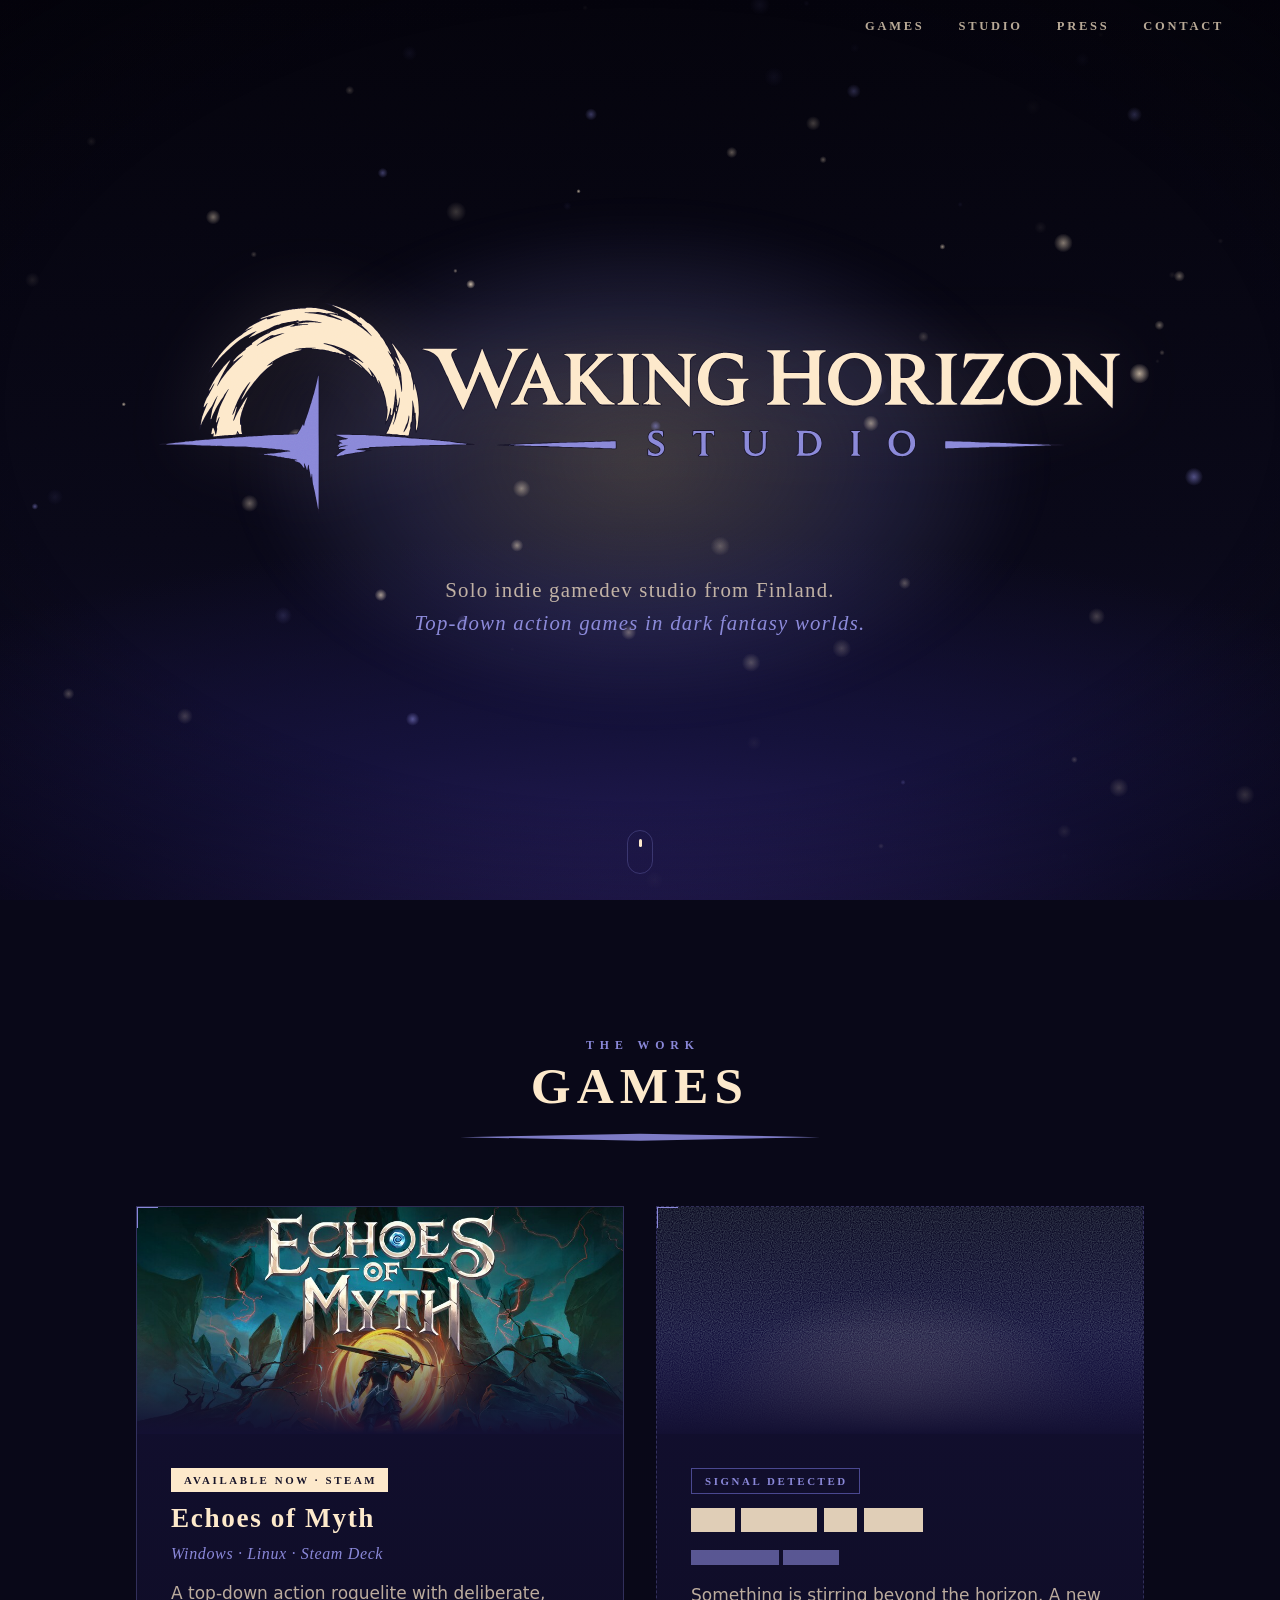
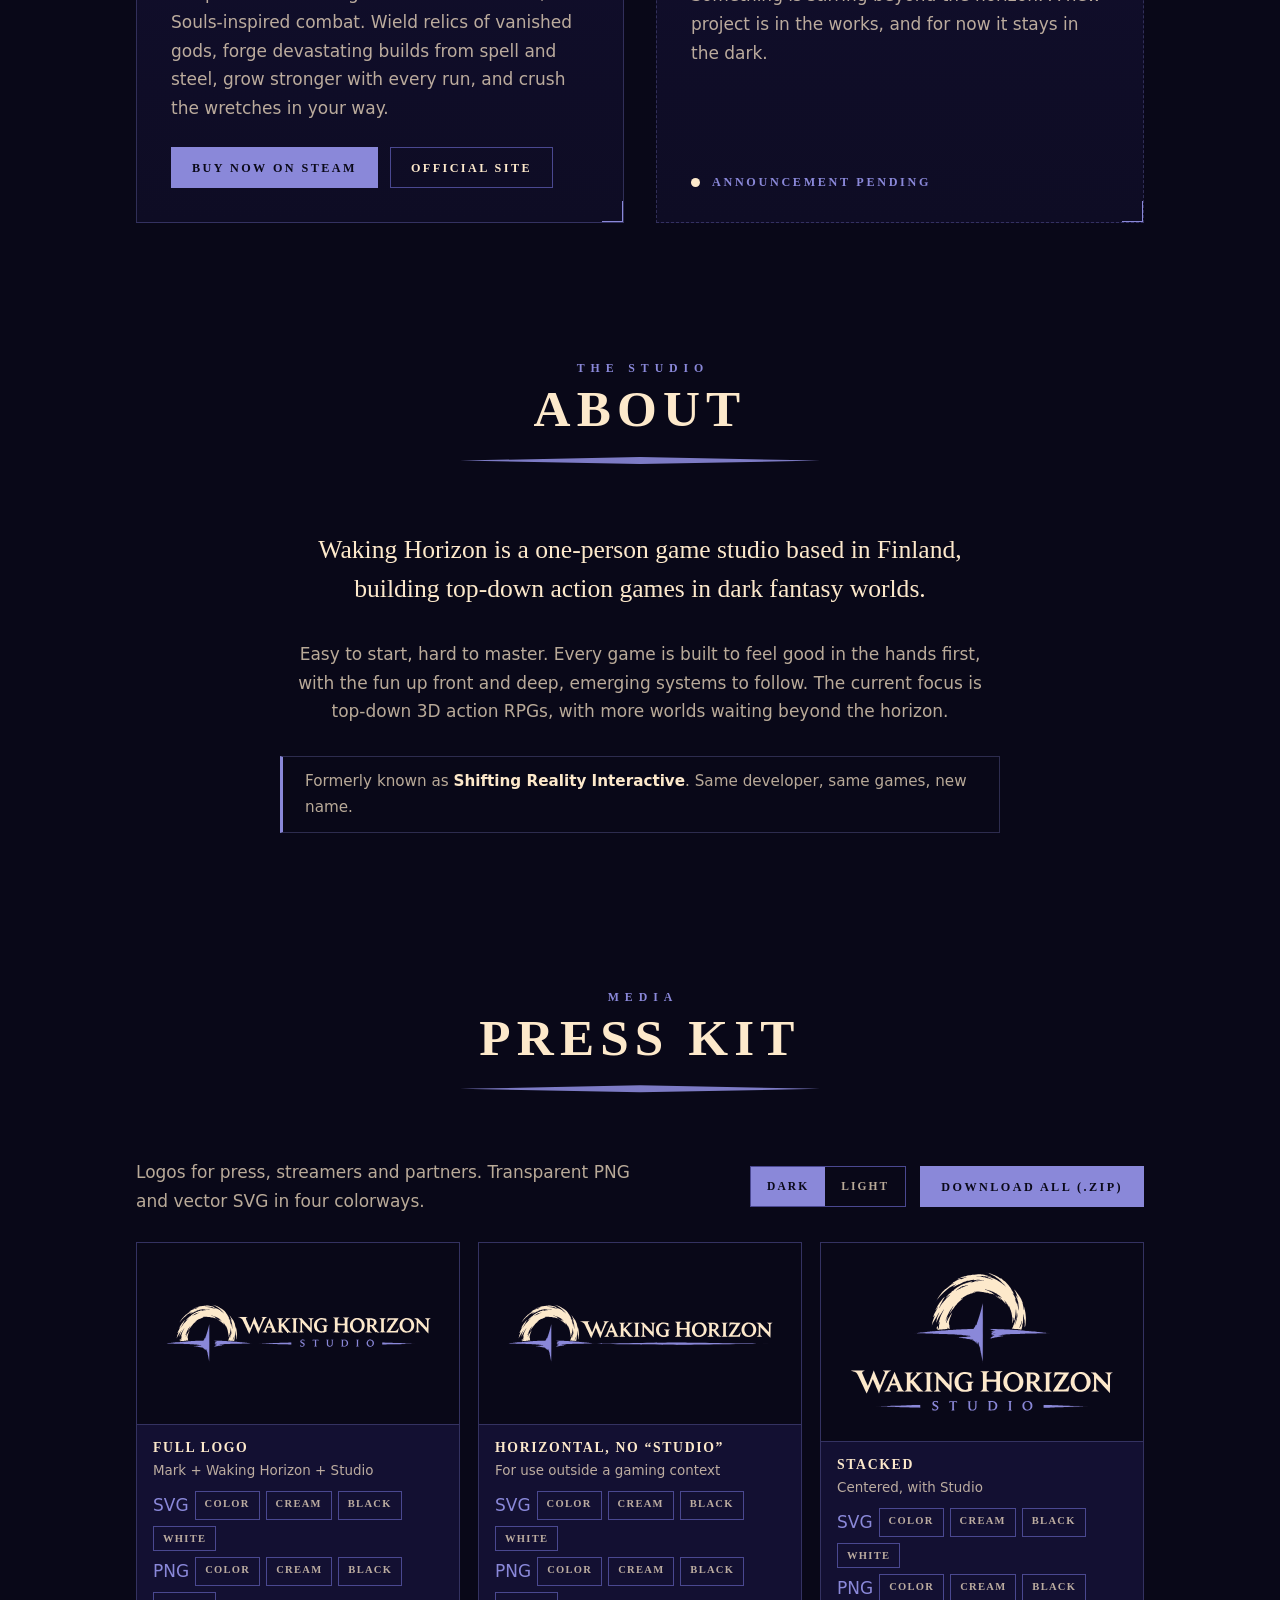
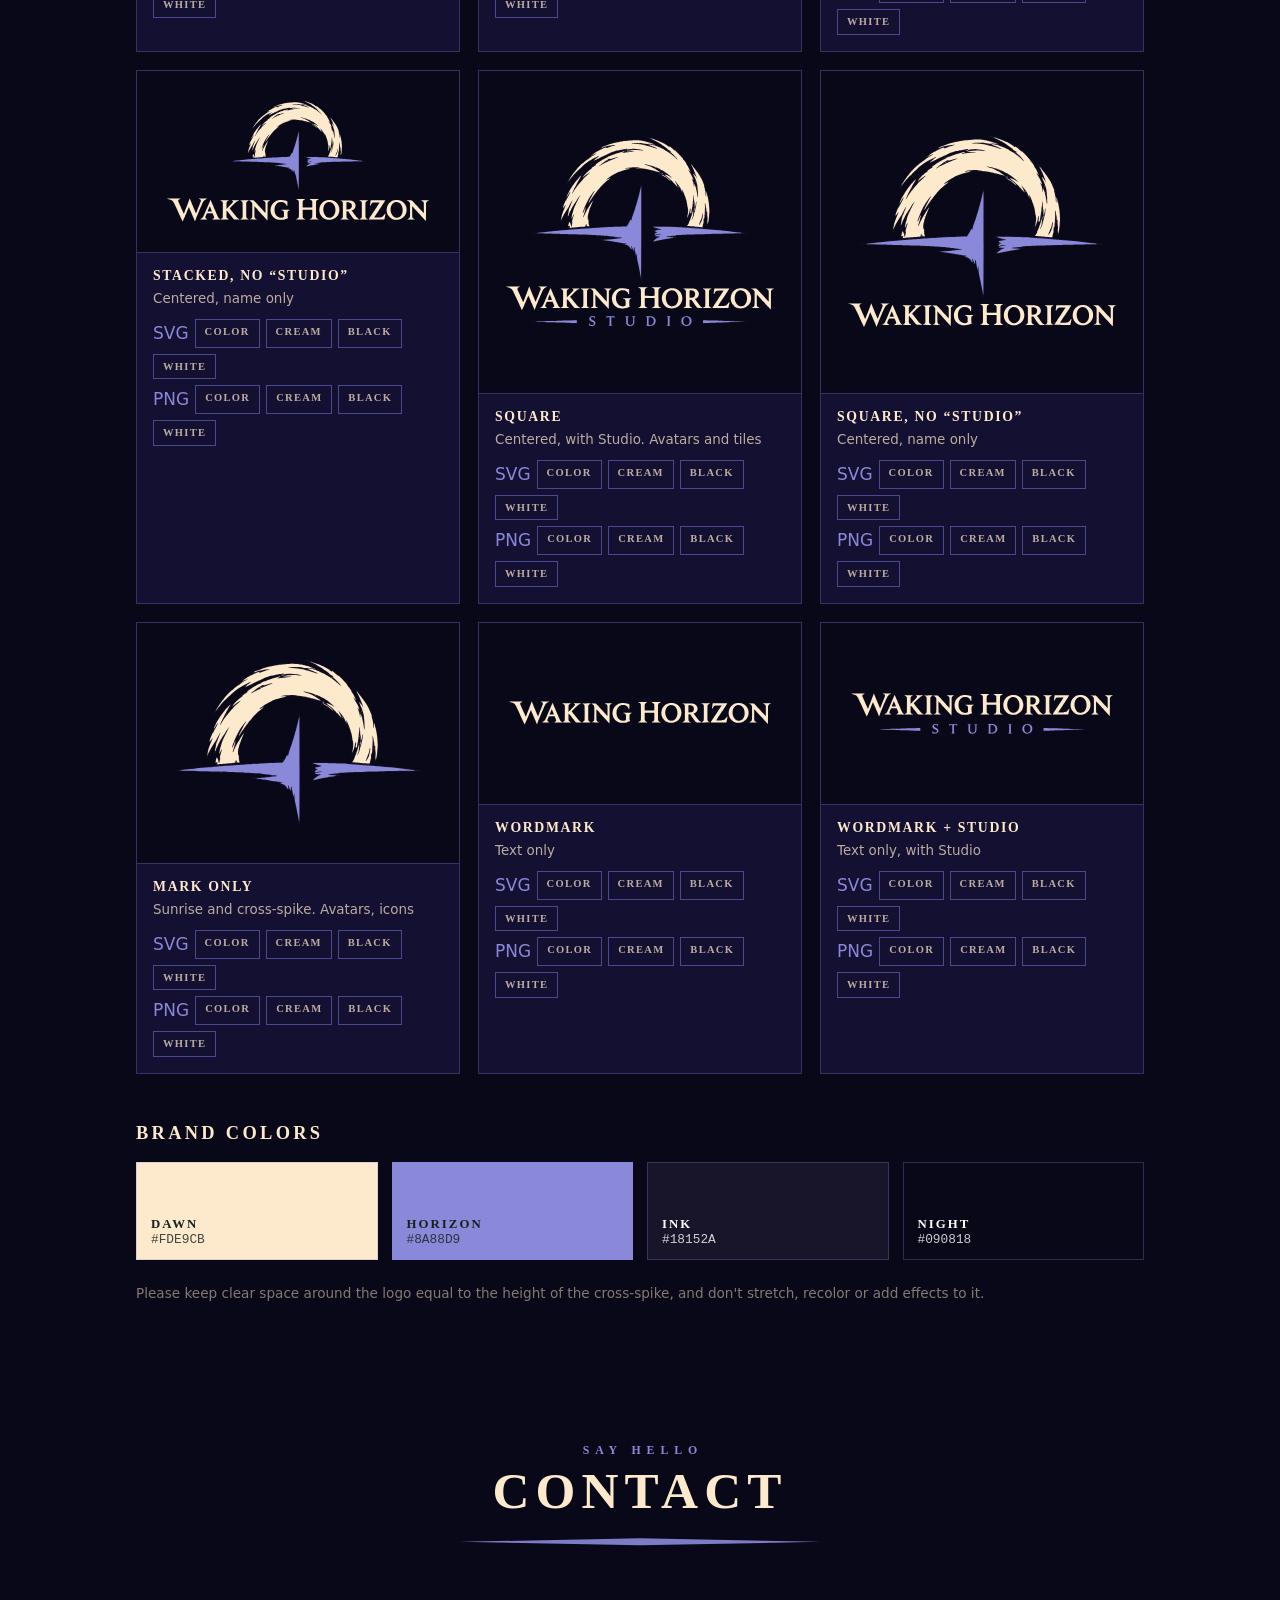
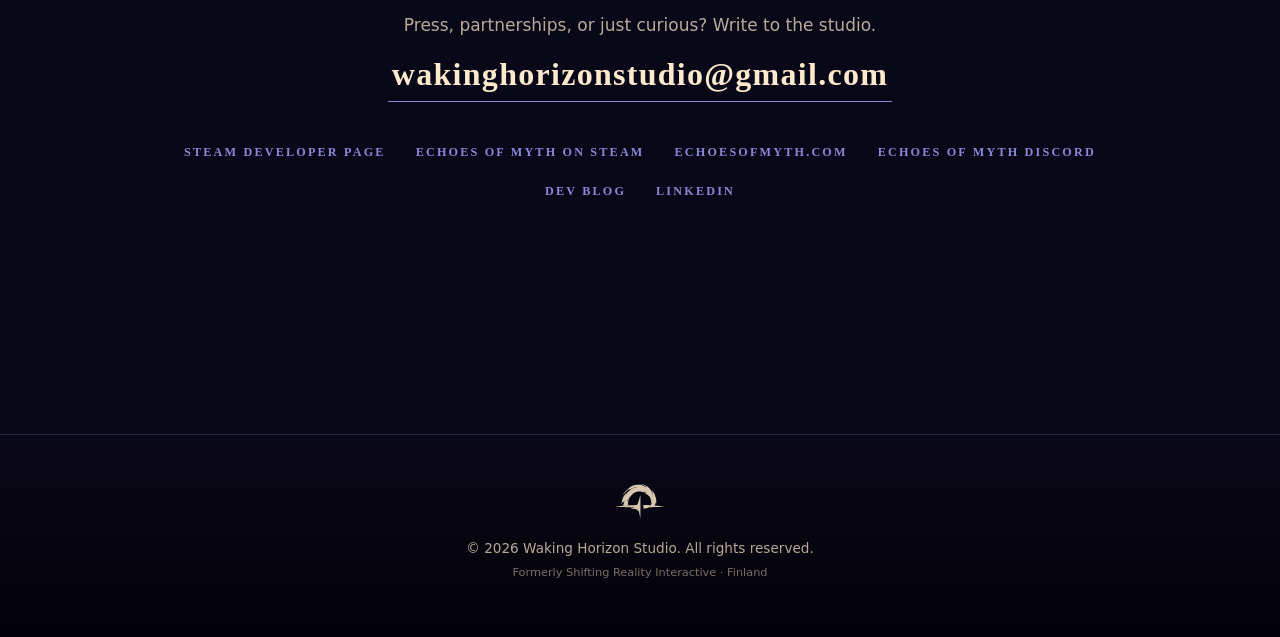
<file: index.html>
<!doctype html>
<html lang="en">
<head>
  <meta charset="utf-8">
  <meta name="viewport" content="width=device-width, initial-scale=1">
  <title>Waking Horizon Studio — Dark fantasy games from Finland</title>
  <meta name="description" content="Waking Horizon Studio is a solo indie gamedev studio from Finland, building top-down action games in dark fantasy worlds. Creators of Echoes of Myth, available now on Steam.">
  <meta name="theme-color" content="#090818">
  <link rel="canonical" href="https://www.wakinghorizon.eu/">

  <meta property="og:type" content="website">
  <meta property="og:site_name" content="Waking Horizon Studio">
  <meta property="og:title" content="Waking Horizon Studio">
  <meta property="og:description" content="Solo indie gamedev studio from Finland. Top-down action games in dark fantasy worlds.">
  <meta property="og:url" content="https://www.wakinghorizon.eu/">
  <meta property="og:image" content="https://www.wakinghorizon.eu/assets/og-image.png">
  <meta property="og:image:width" content="1200">
  <meta property="og:image:height" content="630">
  <meta name="twitter:card" content="summary_large_image">

  <link rel="icon" href="favicon.svg" type="image/svg+xml">
  <link rel="icon" href="favicon.ico" sizes="any">
  <link rel="apple-touch-icon" href="assets/apple-touch-icon.png">
  <link rel="stylesheet" href="css/style.css">
  <script type="application/ld+json">
  {"@context":"https://schema.org","@type":"Organization","name":"Waking Horizon Studio","alternateName":"Shifting Reality Interactive","url":"https://www.wakinghorizon.eu/","logo":"https://www.wakinghorizon.eu/assets/logo/png/logo-full-color.png","email":"wakinghorizonstudio@gmail.com","address":{"@type":"PostalAddress","addressCountry":"FI"},"sameAs":["https://store.steampowered.com/developer/shiftingreality","https://www.linkedin.com/in/jukkatykkylainen/"]}
  </script>
</head>
<body>
  <a class="skip" href="#games">Skip to content</a>

  <header class="nav" id="nav">
    <a class="nav__brand" href="#top" aria-label="Waking Horizon Studio — top">
      <img src="assets/logo/svg/mark-color.svg" alt="" width="52" height="37">
      <span>Waking Horizon</span>
    </a>
    <nav aria-label="Main">
      <a href="#games">Games</a>
      <a href="#about">Studio</a>
      <a href="#press">Press</a>
      <a href="#contact">Contact</a>
    </nav>
  </header>

  <main id="top">
    <!-- HERO -->
    <section class="hero" aria-labelledby="hero-title">
      <canvas id="embers" aria-hidden="true"></canvas>
      <div class="hero__glow" aria-hidden="true"></div>
      <div class="hero__inner">
        <h1 id="hero-title" class="sr-only">Waking Horizon Studio</h1>
        <picture>
          <source media="(max-width: 640px)" srcset="assets/logo/svg/logo-stacked-color.svg">
          <img class="hero__logo" src="assets/logo/svg/logo-full-color.svg" alt="Waking Horizon Studio logo" width="1925" height="480" fetchpriority="high">
        </picture>
        <p class="hero__tag">Solo indie gamedev studio from Finland.<br><em>Top-down action games in dark fantasy worlds.</em></p>
      </div>
      <a class="hero__scroll" href="#games" aria-label="Scroll to games"><span></span></a>
    </section>

    <!-- GAMES -->
    <section class="section" id="games" aria-labelledby="games-h">
      <header class="section__head reveal">
        <p class="eyebrow">The work</p>
        <h2 id="games-h">Games</h2>
        <div class="rule" aria-hidden="true"></div>
      </header>

      <div class="cards">
        <article class="card card--eom reveal">
          <div class="card__art" aria-hidden="true">
            <img src="assets/games/echoes-of-myth-capsule.jpg" alt="" loading="lazy" onerror="this.remove()">
            <span class="card__art-sigil"></span>
          </div>
          <div class="card__body">
            <p class="chip">Available now · Steam</p>
            <h3>Echoes of Myth</h3>
            <p class="card__genre">Windows · Linux · Steam Deck</p>
            <p>A top-down action roguelite with deliberate, Souls-inspired combat. Wield relics of vanished gods, forge devastating builds from spell and steel, grow stronger with every run, and crush the wretches in your way.</p>
            <div class="btns">
              <a class="btn btn--primary" href="https://store.steampowered.com/app/3383100/Echoes_of_Myth/" target="_blank" rel="noopener">Buy now on Steam</a>
              <a class="btn" href="https://www.echoesofmyth.com" target="_blank" rel="noopener">Official site</a>
            </div>
          </div>
        </article>

        <article class="card card--classified reveal" aria-label="Unannounced project">
          <div class="card__art" aria-hidden="true">
            <span class="static"></span>
          </div>
          <div class="card__body">
            <p class="chip chip--dim">Signal detected</p>
            <h3 class="redacted" aria-hidden="true">
              <span style="--w:3.2ch"></span><span style="--w:5.6ch"></span><span style="--w:2.4ch"></span><span style="--w:4.4ch"></span>
            </h3>
            <p class="card__genre redacted-line" aria-hidden="true"><span style="--w:11ch"></span> <span style="--w:7ch"></span></p>
            <p>Something is stirring beyond the horizon. A new project is in the works, and for now it stays in the dark.</p>
            <p class="classified__status"><span class="pulse" aria-hidden="true"></span> Announcement pending</p>
          </div>
        </article>
      </div>
    </section>

    <!-- ABOUT -->
    <section class="section section--about" id="about" aria-labelledby="about-h">
      <header class="section__head reveal">
        <p class="eyebrow">The studio</p>
        <h2 id="about-h">About</h2>
        <div class="rule" aria-hidden="true"></div>
      </header>
      <div class="about reveal">
        <p class="about__lead">Waking Horizon is a one-person game studio based in Finland, building top-down action games in dark fantasy worlds.</p>
        <p>Easy to start, hard to master. Every game is built to feel good in the hands first, with the fun up front and deep, emerging systems to follow. The current focus is top-down 3D action RPGs, with more worlds waiting beyond the horizon.</p>
        <p class="about__note">Formerly known as <strong>Shifting Reality Interactive</strong>. Same developer, same games, new name.</p>
      </div>
    </section>

    <!-- PRESS -->
    <section class="section" id="press" aria-labelledby="press-h">
      <header class="section__head reveal">
        <p class="eyebrow">Media</p>
        <h2 id="press-h">Press kit</h2>
        <div class="rule" aria-hidden="true"></div>
      </header>

      <div class="press reveal">
        <div class="press__bar">
          <p>Logos for press, streamers and partners. Transparent PNG and vector SVG in four colorways.</p>
          <div class="press__tools">
            <div class="seg" role="group" aria-label="Preview background">
              <button type="button" data-bg="dark" aria-pressed="true">Dark</button>
              <button type="button" data-bg="light" aria-pressed="false">Light</button>
            </div>
            <a class="btn btn--primary" href="assets/press/waking-horizon-logo-pack.zip" download>Download all (.zip)</a>
          </div>
        </div>

        <div class="logos" id="logo-grid">
          <noscript><p>Logo files are in <a href="assets/logo/png/">assets/logo/png</a> and <a href="assets/logo/svg/">assets/logo/svg</a>.</p></noscript>
        </div>

        <h3 class="press__sub">Brand colors</h3>
        <ul class="swatches" id="swatches">
          <li><button type="button" class="swatch" data-hex="#FDE9CB" style="--c:#FDE9CB"><b>Dawn</b><span>#FDE9CB</span></button></li>
          <li><button type="button" class="swatch" data-hex="#8A88D9" style="--c:#8A88D9"><b>Horizon</b><span>#8A88D9</span></button></li>
          <li><button type="button" class="swatch" data-hex="#18152A" style="--c:#18152A"><b>Ink</b><span>#18152A</span></button></li>
          <li><button type="button" class="swatch" data-hex="#090818" style="--c:#090818"><b>Night</b><span>#090818</span></button></li>
        </ul>
        <p class="press__fine">Please keep clear space around the logo equal to the height of the cross-spike, and don't stretch, recolor or add effects to it.</p>
      </div>
    </section>

    <!-- CONTACT -->
    <section class="section section--contact" id="contact" aria-labelledby="contact-h">
      <header class="section__head reveal">
        <p class="eyebrow">Say hello</p>
        <h2 id="contact-h">Contact</h2>
        <div class="rule" aria-hidden="true"></div>
      </header>
      <div class="contact reveal">
        <p>Press, partnerships, or just curious? Write to the studio.</p>
        <a class="contact__mail" href="mailto:wakinghorizonstudio@gmail.com">wakinghorizonstudio@gmail.com</a>
        <ul class="links">
          <li><a href="https://store.steampowered.com/developer/shiftingreality" target="_blank" rel="noopener">Steam developer page</a></li>
          <li><a href="https://store.steampowered.com/app/3383100/Echoes_of_Myth/" target="_blank" rel="noopener">Echoes of Myth on Steam</a></li>
          <li><a href="https://www.echoesofmyth.com" target="_blank" rel="noopener">echoesofmyth.com</a></li>
          <li><a href="https://discord.gg/ESdpRdY2vh" target="_blank" rel="noopener">Echoes of Myth Discord</a></li>
          <li><a href="https://echoesofmyth-devblog.blogspot.com/" target="_blank" rel="noopener">Dev blog</a></li>
          <li><a href="https://www.linkedin.com/in/jukkatykkylainen/" target="_blank" rel="noopener">LinkedIn</a></li>
        </ul>
      </div>
    </section>
  </main>

  <footer class="footer">
    <img src="assets/logo/svg/mark-cream.svg" alt="" width="64" height="45">
    <p>© <span id="year">2026</span> Waking Horizon Studio. All rights reserved.<br><small>Formerly Shifting Reality Interactive · Finland</small></p>
  </footer>

  <div class="toast" id="toast" role="status" aria-live="polite"></div>
  <script src="js/main.js" defer></script>
</body>
</html>
</file>
<file: css/style.css>
:root {
  --night: #090818;
  --night-2: #0e0c24;
  --panel: #131032;
  --line: rgba(138, 136, 217, .28);
  --teal: #8a88d9;
  --teal-dim: #4a4890;
  --dawn: #fde9cb;
  --dawn-dim: rgba(253, 233, 203, .72);
  --ink: #18152a;
  --display: "Palatino Linotype", "Book Antiqua", Palatino, "Iowan Old Style", "Palatino", Georgia, serif;
  --body: system-ui, -apple-system, "Segoe UI", Roboto, "Helvetica Neue", Arial, sans-serif;
  --maxw: 1120px;
  --gutter: clamp(20px, 5vw, 56px);
}

*, *::before, *::after { box-sizing: border-box; }
html { scroll-behavior: smooth; scroll-padding-top: 72px; }
body {
  margin: 0;
  background: var(--night);
  color: var(--dawn-dim);
  font: 17px/1.7 var(--body);
  -webkit-font-smoothing: antialiased;
  overflow-x: hidden;
}
img { max-width: 100%; height: auto; display: block; }
a { color: var(--dawn); text-decoration-color: var(--teal); text-underline-offset: 3px; }
a:hover { color: #fff; }
:focus-visible { outline: 2px solid var(--dawn); outline-offset: 3px; border-radius: 2px; }
.sr-only { position: absolute; width: 1px; height: 1px; overflow: hidden; clip: rect(0 0 0 0); white-space: nowrap; }
.skip { position: absolute; left: -999px; top: 8px; background: var(--dawn); color: var(--ink); padding: 8px 14px; z-index: 100; }
.skip:focus { left: 8px; }

/* film grain over everything */
body::after {
  content: ""; position: fixed; inset: 0; pointer-events: none; z-index: 90; opacity: .07; mix-blend-mode: overlay;
  background-image: url("data:image/svg+xml;utf8,<svg xmlns='http://www.w3.org/2000/svg' width='220' height='220'><filter id='n'><feTurbulence type='fractalNoise' baseFrequency='.85' numOctaves='2' stitchTiles='stitch'/></filter><rect width='100%' height='100%' filter='url(%23n)'/></svg>");
}

/* ---------- NAV ---------- */
.nav {
  position: fixed; inset: 0 0 auto 0; z-index: 50;
  display: flex; align-items: center; justify-content: space-between; gap: 20px;
  padding: 12px var(--gutter);
  transition: background .35s, border-color .35s, transform .35s;
  border-bottom: 1px solid transparent;
}
.nav.is-solid { background: rgba(9, 8, 24, .86); backdrop-filter: blur(10px); border-color: var(--line); }
.nav__brand { display: flex; align-items: center; gap: 12px; text-decoration: none; font: 600 .82rem/1 var(--display); letter-spacing: .26em; text-transform: uppercase; opacity: 0; transition: opacity .35s; }
.nav.is-solid .nav__brand { opacity: 1; }
.nav__brand img { height: 26px; width: auto; }
.nav nav { display: flex; gap: clamp(14px, 3vw, 34px); }
.nav nav a { text-decoration: none; font: 600 .78rem/1 var(--display); letter-spacing: .22em; text-transform: uppercase; color: var(--dawn-dim); padding: 8px 0; position: relative; }
.nav nav a::after { content: ""; position: absolute; left: 0; right: 0; bottom: 2px; height: 1px; background: var(--teal); transform: scaleX(0); transform-origin: left; transition: transform .3s; }
.nav nav a:hover, .nav nav a:focus-visible { color: var(--dawn); }
.nav nav a:hover::after { transform: scaleX(1); }
@media (max-width: 640px) { .nav__brand span { display: none; } .nav nav { margin-left: auto; gap: 14px; } .nav nav a { font-size: .68rem; letter-spacing: .14em; } }

/* ---------- HERO ---------- */
.hero { position: relative; min-height: 100svh; display: grid; place-items: center; overflow: hidden; isolation: isolate; padding: 96px var(--gutter) 72px; }
#embers { position: absolute; inset: 0; width: 100%; height: 100%; z-index: -1; }
.hero::before { /* night sky */
  content: ""; position: absolute; inset: 0; z-index: -3;
  background:
    radial-gradient(120% 70% at 50% 108%, #2a2060 0%, #14113a 38%, transparent 70%),
    linear-gradient(#04030c, #090818 60%, #0f0c2a);
}
.hero::after { /* vignette */
  content: ""; position: absolute; inset: 0; z-index: -1; pointer-events: none;
  background: radial-gradient(90% 80% at 50% 45%, transparent 55%, rgba(2, 1, 8, .75));
}
.hero__glow {
  position: absolute; left: 50%; top: 50%; width: min(1100px, 130vw); aspect-ratio: 1.6; z-index: -2;
  transform: translate(-50%, -38%) scale(.6); opacity: 0;
  background: radial-gradient(closest-side, rgba(253, 233, 203, .22), rgba(138, 136, 217, .16) 45%, transparent 72%);
  filter: blur(18px);
  animation: wake 3.4s cubic-bezier(.2, .7, .2, 1) .2s forwards, breathe 9s ease-in-out 3.6s infinite;
}
.hero__inner { text-align: center; width: min(1000px, 100%); }
.hero__logo {
  width: 100%; height: auto; margin-inline: auto;
  filter: drop-shadow(0 0 36px rgba(253, 233, 203, .14));
  opacity: 0; transform: translateY(26px);
  animation: rise 2s cubic-bezier(.2, .7, .2, 1) .5s forwards;
}
.hero__tag { margin: clamp(22px, 4vw, 40px) 0 0; font: 400 clamp(1rem, 2.1vw, 1.3rem)/1.6 var(--display); letter-spacing: .06em; color: var(--dawn-dim); opacity: 0; animation: rise 1.6s ease 1.5s forwards; }
.hero__tag em { color: var(--teal); font-style: italic; }
.hero__scroll { position: absolute; bottom: 26px; left: 50%; width: 26px; height: 44px; margin-left: -13px; border: 1px solid var(--line); border-radius: 14px; opacity: 0; animation: rise 1.4s ease 2.4s forwards; }
.hero__scroll span { position: absolute; left: 50%; top: 8px; width: 3px; height: 8px; margin-left: -1.5px; border-radius: 2px; background: var(--dawn); animation: drip 2.2s ease-in-out infinite; }
@keyframes wake { to { opacity: 1; transform: translate(-50%, -48%) scale(1); } }
@keyframes breathe { 50% { opacity: .72; transform: translate(-50%, -48%) scale(1.06); } }
@keyframes rise { to { opacity: 1; transform: none; } }
@keyframes drip { 0% { opacity: 0; transform: translateY(0); } 30% { opacity: 1; } 100% { opacity: 0; transform: translateY(16px); } }

/* ---------- SECTIONS ---------- */
.section { position: relative; max-width: var(--maxw); margin: 0 auto; padding: clamp(72px, 12vw, 140px) var(--gutter) 0; }
.section:last-of-type { padding-bottom: clamp(72px, 10vw, 120px); }
.section__head { text-align: center; margin-bottom: clamp(36px, 6vw, 64px); }
.eyebrow { margin: 0 0 6px; font: 600 .74rem/1 var(--display); letter-spacing: .5em; text-transform: uppercase; color: var(--teal); padding-left: .5em; }
h2 { margin: 0; font: 600 clamp(2rem, 5vw, 3.2rem)/1.1 var(--display); letter-spacing: .12em; text-transform: uppercase; color: var(--dawn); }
.rule { width: min(360px, 70%); height: 10px; margin: 18px auto 0; background: linear-gradient(var(--teal), var(--teal)) center/100% 100% no-repeat; clip-path: polygon(0 50%, 50% 15%, 100% 50%, 50% 85%); opacity: .9; }
h3 { margin: 0; font: 600 1.7rem/1.2 var(--display); letter-spacing: .06em; color: var(--dawn); }

/* ---------- CARDS ---------- */
.cards { display: grid; gap: clamp(20px, 3vw, 32px); grid-template-columns: repeat(auto-fit, minmax(min(100%, 440px), 1fr)); }
.card { position: relative; display: flex; flex-direction: column; background: linear-gradient(180deg, var(--panel), var(--night-2)); border: 1px solid var(--line); overflow: hidden; transition: transform .4s, border-color .4s, box-shadow .4s; }
.card::before, .card::after { content: ""; position: absolute; width: 22px; height: 22px; border: 2px solid var(--teal); z-index: 3; pointer-events: none; }
.card::before { top: -1px; left: -1px; border-right: 0; border-bottom: 0; }
.card::after { right: -1px; bottom: -1px; border-left: 0; border-top: 0; }
.card:hover { transform: translateY(-4px); border-color: rgba(253, 233, 203, .45); box-shadow: 0 18px 50px -20px rgba(138, 136, 217, .5); }
.card__art { position: relative; aspect-ratio: 920 / 430; overflow: hidden; background:
    radial-gradient(60% 90% at 50% 100%, rgba(253, 233, 203, .28), transparent 70%),
    linear-gradient(#0b0a22, #1a1550); }
.card__art img { position: absolute; inset: 0; width: 100%; height: 100%; object-fit: cover; z-index: 1; }
.card__art::after { content: ""; position: absolute; inset: 0; z-index: 2; background: linear-gradient(transparent 55%, var(--panel)); }
.card__art-sigil { position: absolute; left: 50%; bottom: 24%; width: 120px; height: 60px; margin-left: -60px; border: 3px solid rgba(253, 233, 203, .5); border-bottom: 0; border-radius: 120px 120px 0 0; box-shadow: 0 0 40px rgba(253, 233, 203, .25); }
.card__art-sigil::after { content: ""; position: absolute; left: -90px; right: -90px; bottom: -2px; height: 3px; background: linear-gradient(90deg, transparent, var(--teal), transparent); }
.card__body { padding: clamp(22px, 3vw, 34px); display: flex; flex-direction: column; gap: 10px; flex: 1; }
.card__body p { margin: 0; }
.card__genre { font: italic 1rem var(--display); color: var(--teal); letter-spacing: .04em; margin-bottom: 6px !important; }
.chip { display: inline-block; align-self: flex-start; font: 600 .68rem/1 var(--display); letter-spacing: .24em; text-transform: uppercase; color: var(--ink); background: var(--dawn); padding: 7px 11px 6px 13px; }
.chip--dim { background: transparent; color: var(--teal); border: 1px solid var(--teal-dim); }
.btns { display: flex; flex-wrap: wrap; gap: 12px; margin-top: auto; padding-top: 14px; }
.btn { display: inline-block; text-decoration: none; font: 600 .76rem/1 var(--display); letter-spacing: .2em; text-transform: uppercase; padding: 14px 20px 13px; color: var(--dawn); border: 1px solid var(--teal-dim); background: transparent; cursor: pointer; transition: background .25s, color .25s, border-color .25s; }
.btn:hover { background: rgba(138, 136, 217, .16); border-color: var(--teal); color: #fff; }
.btn--primary { background: var(--teal); border-color: var(--teal); color: #0a0919; }
.btn--primary:hover { background: var(--dawn); border-color: var(--dawn); color: var(--ink); }

/* classified project */
.card--classified { border-style: dashed; }
.static { position: absolute; inset: 0; opacity: .5; background-image: url("data:image/svg+xml;utf8,<svg xmlns='http://www.w3.org/2000/svg' width='300' height='160'><filter id='n'><feTurbulence type='fractalNoise' baseFrequency='.9' numOctaves='1'/><feColorMatrix values='0 0 0 0 .5  0 0 0 0 .7  0 0 0 0 .65  0 0 0 .9 -.25'/></filter><rect width='100%' height='100%' filter='url(%23n)'/></svg>"); animation: jitter .6s steps(4) infinite; }
.static::after { content: ""; position: absolute; left: 0; right: 0; height: 28%; top: -30%; background: linear-gradient(transparent, rgba(253, 233, 203, .12), transparent); animation: scan 4.5s linear infinite; }
@keyframes jitter { 25% { background-position: -40px 20px; } 50% { background-position: 30px -30px; } 75% { background-position: -20px -10px; } }
@keyframes scan { to { top: 130%; } }
.redacted, .redacted-line { display: flex; flex-wrap: wrap; gap: .45ch; }
.redacted { gap: .5ch; min-height: 2.05rem; }
.redacted span, .redacted-line span { display: block; width: var(--w); height: 1.15em; background: var(--dawn); opacity: .88; }
.redacted span { height: 1.5rem; margin-top: 4px; }
.redacted-line span { height: .95em; background: var(--teal); opacity: .6; margin-top: 3px; }
.card--classified:hover .redacted span { animation: flick .5s steps(3) 1; }
@keyframes flick { 30% { opacity: .2; } 60% { opacity: .95; } }
.classified__status { display: flex; align-items: center; gap: 12px; margin-top: auto !important; padding-top: 14px; font: 600 .76rem/1 var(--display); letter-spacing: .22em; text-transform: uppercase; color: var(--teal); }
.pulse { width: 9px; height: 9px; border-radius: 50%; background: var(--dawn); box-shadow: 0 0 0 0 rgba(253, 233, 203, .6); animation: ping 2s infinite; }
@keyframes ping { 70% { box-shadow: 0 0 0 12px rgba(253, 233, 203, 0); } 100% { box-shadow: 0 0 0 0 rgba(253, 233, 203, 0); } }

/* ---------- ABOUT ---------- */
.section--about { text-align: center; }
.about { max-width: 720px; margin: 0 auto; }
.about p { margin: 0 0 1.2em; }
.about__lead { font: 400 clamp(1.2rem, 2.6vw, 1.6rem)/1.55 var(--display); color: var(--dawn); }
.about__note { display: inline-block; margin-top: .6em !important; padding: 12px 22px; border: 1px solid var(--line); border-left: 3px solid var(--teal); font-size: .95rem; text-align: left; }
.about__note strong { color: var(--dawn); font-weight: 600; }

/* ---------- PRESS ---------- */
.press__bar { display: flex; flex-wrap: wrap; align-items: center; justify-content: space-between; gap: 16px 28px; margin-bottom: 26px; }
.press__bar p { margin: 0; max-width: 520px; }
.press__tools { display: flex; align-items: center; gap: 14px; flex-wrap: wrap; }
.seg { display: inline-flex; border: 1px solid var(--teal-dim); }
.seg button { font: 600 .72rem/1 var(--display); letter-spacing: .18em; text-transform: uppercase; background: transparent; color: var(--dawn-dim); border: 0; padding: 14px 16px 13px; cursor: pointer; }
.seg button[aria-pressed="true"] { background: var(--teal); color: #0a0919; }
.logos { display: grid; gap: 18px; grid-template-columns: repeat(auto-fill, minmax(min(100%, 320px), 1fr)); }
.logo-card { border: 1px solid var(--line); background: var(--panel); display: flex; flex-direction: column; }
.logo-card__view { display: grid; place-items: center; aspect-ratio: 16 / 9; padding: 7%; background: var(--night); transition: background .3s; }
.logo-card__view img { max-height: 100%; width: auto; max-width: 100%; object-fit: contain; }
.logos[data-bg="light"] .logo-card__view { background: #f4efe6; }
.logo-card__meta { padding: 14px 16px 16px; border-top: 1px solid var(--line); }
.logo-card__meta h4 { margin: 0 0 4px; font: 600 .86rem/1.3 var(--display); letter-spacing: .12em; text-transform: uppercase; color: var(--dawn); }
.logo-card__meta p { margin: 0 0 10px; font-size: .84rem; line-height: 1.5; }
.dl { display: flex; flex-wrap: wrap; gap: 6px; }
.dl a { font: 600 .66rem/1 var(--display); letter-spacing: .12em; text-transform: uppercase; text-decoration: none; padding: 7px 9px 6px; border: 1px solid var(--teal-dim); color: var(--dawn-dim); }
.dl a:hover { background: var(--teal); color: #0a0919; border-color: var(--teal); }
.dl .dl__label { border: 0; padding-left: 0; color: var(--teal); }
.press__sub { margin: 48px 0 18px; font-size: 1.15rem; letter-spacing: .18em; text-transform: uppercase; }
.swatches { list-style: none; margin: 0; padding: 0; display: grid; gap: 14px; grid-template-columns: repeat(auto-fit, minmax(150px, 1fr)); }
.swatch { width: 100%; text-align: left; cursor: pointer; font: inherit; border: 1px solid var(--line); background: var(--c); padding: 54px 14px 12px; display: flex; flex-direction: column; gap: 2px; color: #fff; transition: transform .25s; }
.swatch:hover { transform: translateY(-3px); }
.swatch b { font: 600 .8rem var(--display); letter-spacing: .16em; text-transform: uppercase; }
.swatch span { font: .8rem/1 ui-monospace, Consolas, monospace; opacity: .8; }
.swatch[data-hex="#FDE9CB"], .swatch[data-hex="#8A88D9"] { color: #14201d; }
.press__fine { margin: 22px 0 0; font-size: .85rem; opacity: .7; }

/* ---------- CONTACT ---------- */
.contact { text-align: center; }
.contact p { margin: 0 0 8px; }
.contact__mail { display: inline-block; font: 600 clamp(1.1rem, 3.6vw, 2rem)/1.3 var(--display); letter-spacing: .04em; word-break: break-all; text-decoration: none; padding: 6px 4px; border-bottom: 1px solid var(--teal); }
.contact__mail:hover { color: #fff; border-color: var(--dawn); text-shadow: 0 0 24px rgba(253, 233, 203, .45); }
.links { list-style: none; margin: 34px 0 0; padding: 0; display: flex; flex-wrap: wrap; gap: 10px 30px; justify-content: center; }
.links a { font: 600 .76rem/1 var(--display); letter-spacing: .18em; text-transform: uppercase; text-decoration: none; color: var(--teal); }
.links a:hover { color: var(--dawn); }

/* ---------- FOOTER ---------- */
.footer { margin-top: clamp(60px, 9vw, 110px); padding: 46px var(--gutter) 54px; text-align: center; border-top: 1px solid var(--line); background: linear-gradient(transparent, #030208); }
.footer img { height: 40px; width: auto; margin: 0 auto 16px; opacity: .85; }
.footer p { margin: 0; font-size: .85rem; }
.footer small { opacity: .65; }

.toast { position: fixed; left: 50%; bottom: 28px; transform: translate(-50%, 24px); background: var(--dawn); color: var(--ink); font: 600 .78rem var(--display); letter-spacing: .12em; padding: 12px 18px; opacity: 0; pointer-events: none; transition: .3s; z-index: 120; }
.toast.is-on { opacity: 1; transform: translate(-50%, 0); }

/* ---------- REVEAL ---------- */
.js .reveal { opacity: 0; transform: translateY(28px); transition: opacity .9s ease, transform .9s cubic-bezier(.2, .7, .2, 1); }
.js .reveal.is-in { opacity: 1; transform: none; }
.js .cards .reveal:nth-child(2) { transition-delay: .12s; }

@media (prefers-reduced-motion: reduce) {
  html { scroll-behavior: auto; }
  *, *::before, *::after { animation-duration: .001s !important; animation-delay: 0s !important; animation-iteration-count: 1 !important; transition-duration: .001s !important; }
  .hero__glow, .hero__logo, .hero__tag, .hero__scroll { opacity: 1; transform: none; }
  .hero__glow { transform: translate(-50%, -48%); }
}
</file>
